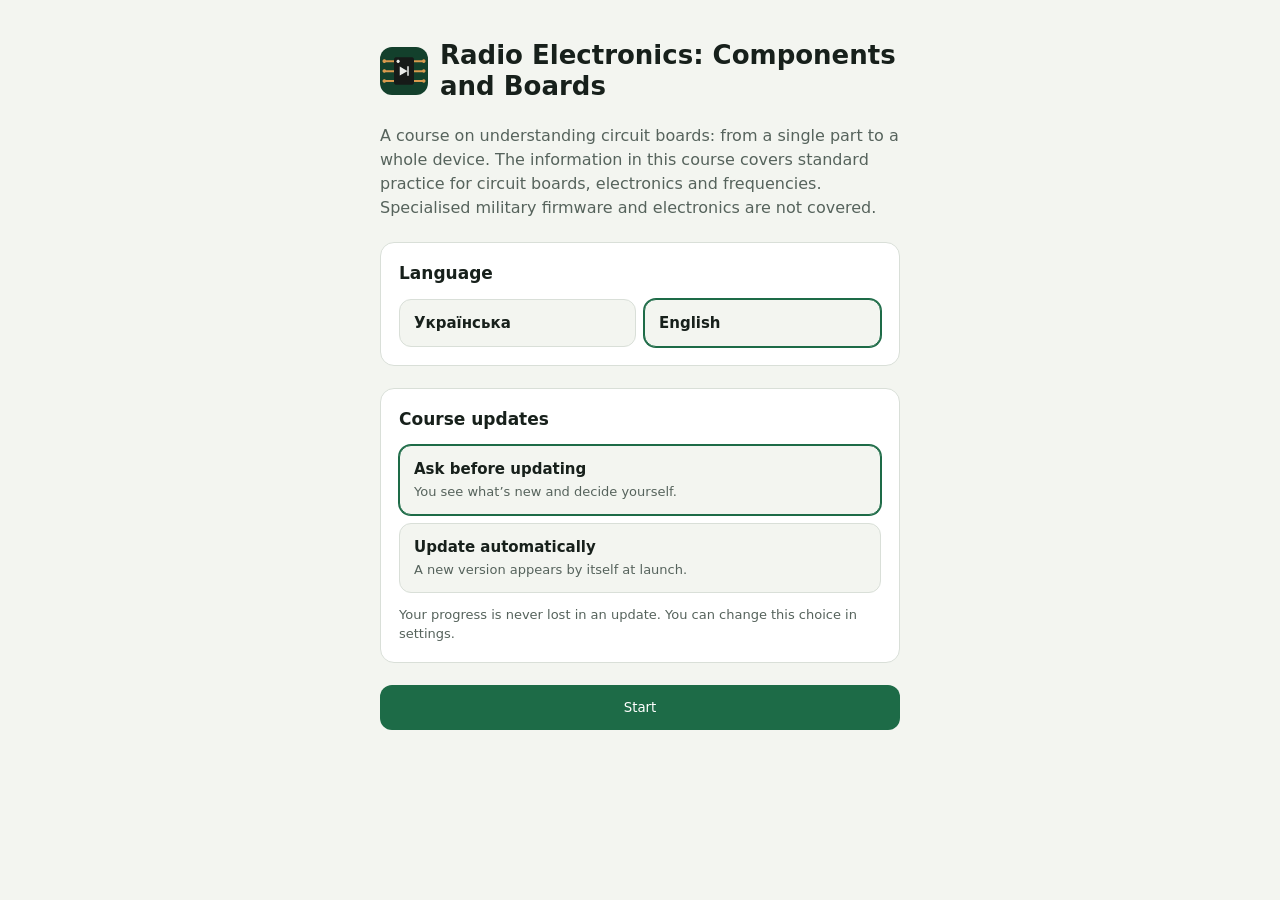
<file: index.html>
<!doctype html>
<html lang="uk">
<head>
<meta charset="utf-8">
<meta name="viewport" content="width=device-width, initial-scale=1, viewport-fit=cover">
<title>Радіоелектроніка, її компоненти і плати</title>
<meta name="theme-color" content="#13402c">
<link rel="manifest" href="manifest.webmanifest">
<link rel="icon" href="icons/icon-192.png">
<link rel="apple-touch-icon" href="icons/apple-touch-icon.png">
<meta name="apple-mobile-web-app-capable" content="yes">
<meta name="mobile-web-app-capable" content="yes">
<meta name="apple-mobile-web-app-title" content="Радіоелектроніка">
<style>
:root { --bg:#f3f5f0; --surface:#fff; --ink:#17201b; --muted:#56635c; --line:#d9dfd8; --accent:#1d6b47; --on-accent:#fff; --copper:#a85a17; color-scheme: light }
@media (prefers-color-scheme: dark) { :root { --bg:#0e1512; --surface:#16201b; --ink:#e6ece8; --muted:#9aa8a0; --line:#2a3630; --accent:#5cc995; --on-accent:#0e1512; --copper:#e6a064; color-scheme: dark } }
* { box-sizing: border-box }
html, body { height: 100% }
body { margin: 0; background: var(--bg); color: var(--ink); font: 16px/1.5 "IBM Plex Sans", system-ui, -apple-system, "Segoe UI", Roboto, sans-serif;
  padding: env(safe-area-inset-top) max(16px, env(safe-area-inset-right)) env(safe-area-inset-bottom) max(16px, env(safe-area-inset-left)) }
.wrap { max-width: 520px; margin: 0 auto; padding-block: 40px 32px; display: flex; flex-direction: column; gap: 22px }
.brand { display: flex; align-items: center; gap: 12px }
.brand img { width: 48px; height: 48px; border-radius: 12px }
h1 { font-size: 26px; line-height: 1.2; margin: 0 }
.sub { color: var(--muted); margin: 0 }
.card { background: var(--surface); border: 1px solid var(--line); border-radius: 14px; padding: 18px; display: flex; flex-direction: column; gap: 12px }
.card h2 { font-size: 17px; margin: 0 }
.seg { display: grid; grid-template-columns: 1fr 1fr; gap: 8px }
.opt { text-align: left; font: inherit; color: var(--ink); background: var(--bg); border: 1.5px solid var(--line); border-radius: 12px; padding: 12px 14px; cursor: pointer }
.opt b { display: block; font-size: 15px }
.opt span { display: block; font-size: 13px; color: var(--muted); margin-top: 2px }
.opt[aria-pressed="true"] { border-color: var(--accent); box-shadow: 0 0 0 1px var(--accent) }
.opt:focus-visible, .go:focus-visible { outline: 2px solid var(--copper); outline-offset: 2px }
.stack { display: flex; flex-direction: column; gap: 8px }
.go { font: 600 16px/1 inherit; font-family: inherit; background: var(--accent); color: var(--on-accent); border: 0; border-radius: 12px; padding: 15px; cursor: pointer }
.note { font-size: 13px; color: var(--muted); margin: 0 }
.splash { min-height: 100%; display: grid; place-items: center; color: var(--muted) }
</style>
</head>
<body>
<div id="root" class="splash">…</div>
<script>
(function () {
  var KEY = 'rtb.settings';
  function load() { try { return JSON.parse(localStorage.getItem(KEY) || '{}') || {}; } catch (e) { return {}; } }
  function save(s) { try { localStorage.setItem(KEY, JSON.stringify(s)); } catch (e) {} }
  var s = load();

  if ('serviceWorker' in navigator) {
    navigator.serviceWorker.register('sw.js').catch(function () {});
  }

  function latestVersion() {
    return new Promise(function (resolve) {
      var done = false;
      var t = setTimeout(function () { if (!done) { done = true; resolve(null); } }, 2500);
      fetch('versions.json', { cache: 'no-store' }).then(function (r) { return r.json(); })
        .then(function (j) { if (!done) { done = true; clearTimeout(t); resolve(j.latest); } })
        .catch(function () { if (!done) { done = true; clearTimeout(t); resolve(null); } });
    });
  }

  function go() {
    latestVersion().then(function (latest) {
      var target;
      if (s.updateMode === 'auto') target = latest || s.pinned || 'v1';
      else target = s.pinned || latest || 'v1';
      s.pinned = target; save(s);
      location.replace(target + '/');
    });
  }

  if (s.updateMode) { go(); return; }

  var T = {
    uk: { title: 'Радіоелектроніка, її компоненти і плати', sub: 'Курс про те, як розуміти електронні плати: від однієї деталі до цілого пристрою. Інформація, зазначена в курсі, стосується стандартних практик плат, електроніки та частот. У курсі не враховано спеціалізовані військові прошивки та радіоелектроніку.',
      lang: 'Мова', upd: 'Оновлення курсу', auto: 'Оновлювати автоматично', autoD: 'Нова версія з’явиться сама під час запуску.',
      ask: 'Питати перед оновленням', askD: 'Спершу бачимо, що нового, і вирішуємо самі.', start: 'Почати',
      note: 'Поступ ніколи не губиться під час оновлення. Цей вибір можна змінити в налаштуваннях.' },
    en: { title: 'Radio Electronics: Components and Boards', sub: 'A course on understanding circuit boards: from a single part to a whole device. The information in this course covers standard practice for circuit boards, electronics and frequencies. Specialised military firmware and electronics are not covered.',
      lang: 'Language', upd: 'Course updates', auto: 'Update automatically', autoD: 'A new version appears by itself at launch.',
      ask: 'Ask before updating', askD: 'You see what’s new and decide yourself.', start: 'Start',
      note: 'Your progress is never lost in an update. You can change this choice in settings.' }
  };
  var lang = s.lang || ((navigator.language || 'uk').slice(0, 2) === 'en' ? 'en' : 'uk');
  var mode = 'ask';

  function render() {
    var t = T[lang];
    document.documentElement.lang = lang;
    var root = document.getElementById('root');
    root.className = '';
    root.innerHTML =
      '<div class="wrap">' +
        '<div class="brand"><img src="icons/icon-192.png" alt=""><div><h1>' + t.title + '</h1></div></div>' +
        '<p class="sub">' + t.sub + '</p>' +
        '<div class="card"><h2>' + t.lang + '</h2><div class="seg">' +
          '<button class="opt" type="button" data-lang="uk" aria-pressed="' + (lang === 'uk') + '"><b>Українська</b></button>' +
          '<button class="opt" type="button" data-lang="en" aria-pressed="' + (lang === 'en') + '"><b>English</b></button>' +
        '</div></div>' +
        '<div class="card"><h2>' + t.upd + '</h2><div class="stack">' +
          '<button class="opt" type="button" data-mode="ask" aria-pressed="' + (mode === 'ask') + '"><b>' + t.ask + '</b><span>' + t.askD + '</span></button>' +
          '<button class="opt" type="button" data-mode="auto" aria-pressed="' + (mode === 'auto') + '"><b>' + t.auto + '</b><span>' + t.autoD + '</span></button>' +
        '</div><p class="note">' + t.note + '</p></div>' +
        '<button class="go" type="button" id="start">' + t.start + '</button>' +
      '</div>';
    root.querySelectorAll('[data-lang]').forEach(function (b) { b.onclick = function () { lang = b.dataset.lang; render(); }; });
    root.querySelectorAll('[data-mode]').forEach(function (b) { b.onclick = function () { mode = b.dataset.mode; render(); }; });
    document.getElementById('start').onclick = function () { s.lang = lang; s.updateMode = mode; save(s); go(); };
  }
  render();
})();
</script>
</body>
</html>
</file>
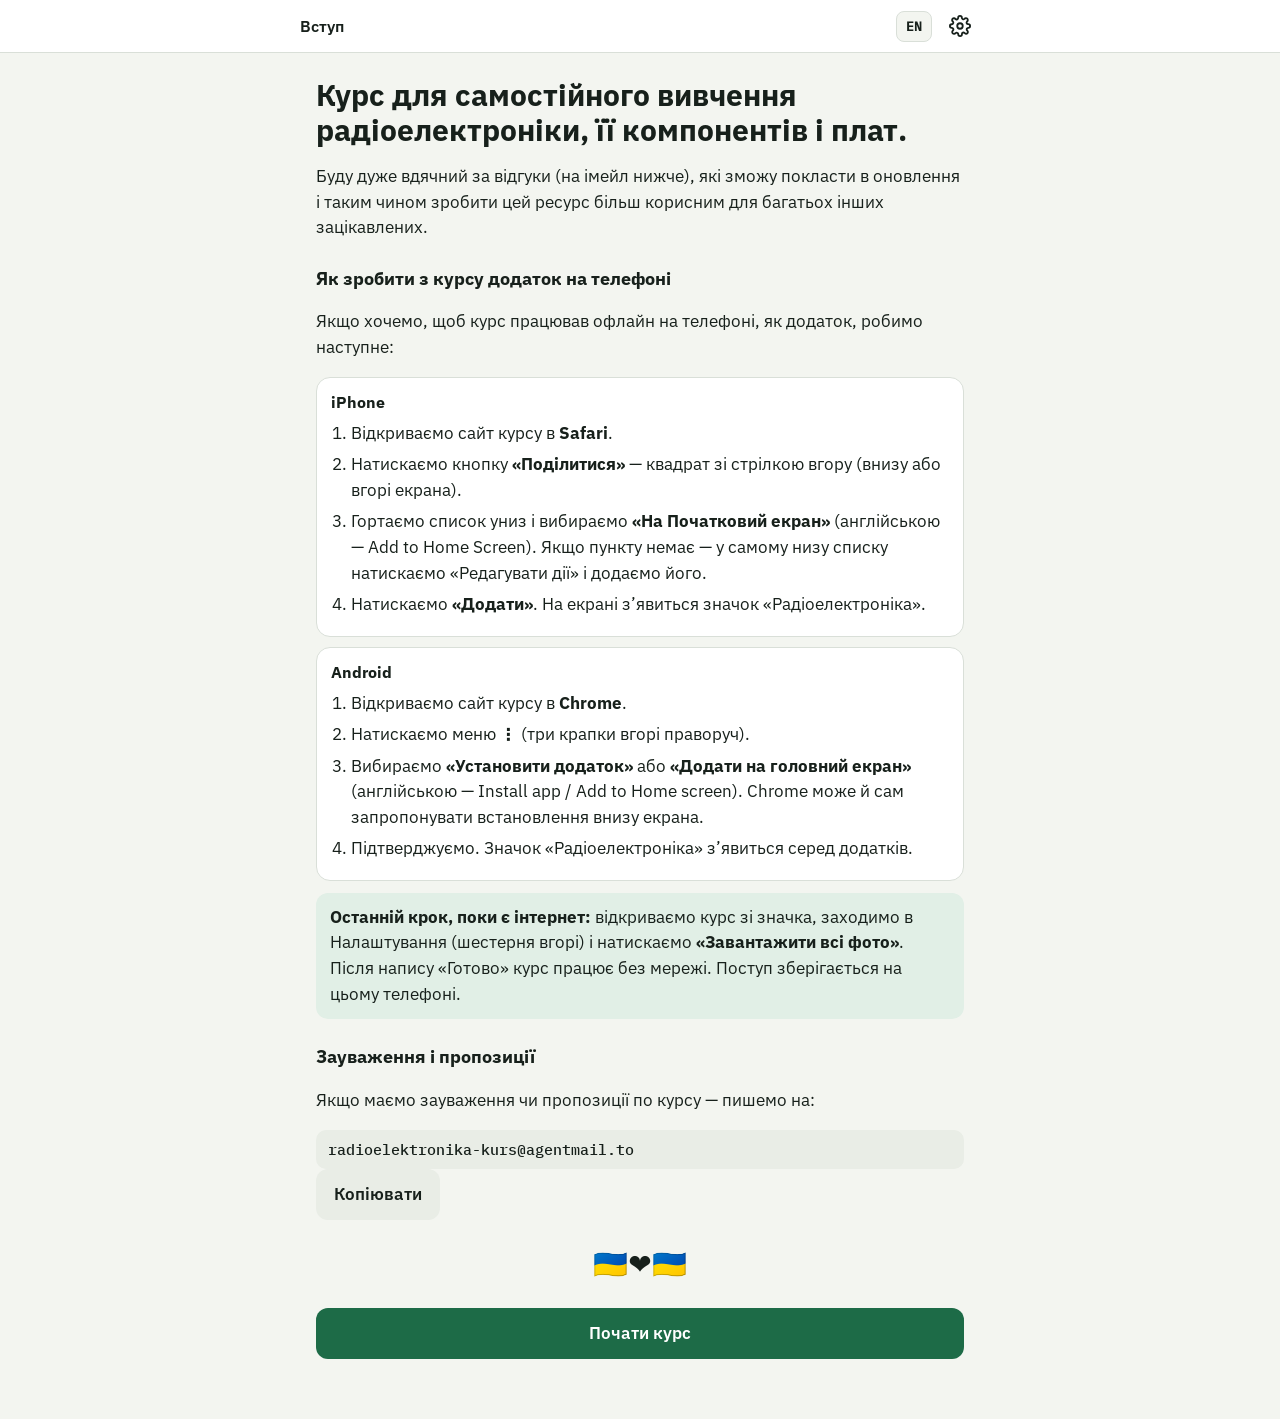
<file: v1/index.html>
<!doctype html>
<html lang="uk">
<head>
<meta charset="utf-8">
<meta name="viewport" content="width=device-width, initial-scale=1, viewport-fit=cover">
<title>Радіоелектроніка</title>
<meta name="theme-color" content="#13402c">
<link rel="manifest" href="../manifest.webmanifest">
<link rel="icon" href="../icons/icon-192.png">
<link rel="apple-touch-icon" href="../icons/apple-touch-icon.png">
<meta name="apple-mobile-web-app-capable" content="yes">
<meta name="mobile-web-app-capable" content="yes">
<meta name="apple-mobile-web-app-title" content="Радіоелектроніка">
<link rel="stylesheet" href="styles.css">
</head>
<body>
<header class="top"><div class="top-in">
  <button class="icon-btn" id="back" type="button" aria-label="Назад" hidden><svg viewBox="0 0 24 24"><path d="M15 18l-6-6 6-6"/></svg></button>
  <h1 id="title">Радіоелектроніка</h1>
  <button class="lang" id="lang" type="button">EN</button>
  <button class="icon-btn" id="menu" type="button" aria-label="Налаштування"><svg viewBox="0 0 24 24"><circle cx="12" cy="12" r="3"/><path d="M19.4 15a1.7 1.7 0 0 0 .3 1.8l.1.1a2 2 0 1 1-2.8 2.8l-.1-.1a1.7 1.7 0 0 0-1.8-.3 1.7 1.7 0 0 0-1 1.5V21a2 2 0 1 1-4 0v-.1a1.7 1.7 0 0 0-1.1-1.5 1.7 1.7 0 0 0-1.8.3l-.1.1a2 2 0 1 1-2.8-2.8l.1-.1a1.7 1.7 0 0 0 .3-1.8 1.7 1.7 0 0 0-1.5-1H3a2 2 0 1 1 0-4h.1a1.7 1.7 0 0 0 1.5-1.1 1.7 1.7 0 0 0-.3-1.8l-.1-.1a2 2 0 1 1 2.8-2.8l.1.1a1.7 1.7 0 0 0 1.8.3H9a1.7 1.7 0 0 0 1-1.5V3a2 2 0 1 1 4 0v.1a1.7 1.7 0 0 0 1 1.5 1.7 1.7 0 0 0 1.8-.3l.1-.1a2 2 0 1 1 2.8 2.8l-.1.1a1.7 1.7 0 0 0-.3 1.8V9a1.7 1.7 0 0 0 1.5 1H21a2 2 0 1 1 0 4h-.1a1.7 1.7 0 0 0-1.5 1z"/></svg></button>
</div></header>
<div class="banner" id="banner" hidden></div>
<main id="view"></main>

<script src="draw.js"></script>
<script src="anim.js"></script>
<script src="app.js"></script>
<script src="content/credits.js"></script>
<script src="content/glossary.js"></script>
<script src="content/m01.js"></script>
<script src="content/m02.js"></script>
<script src="content/m03.js"></script>
<script src="content/m04.js"></script>
<script src="content/m05.js"></script>
<script src="content/m06.js"></script>
<script src="content/m07.js"></script>
<script src="content/m08.js"></script>
<script src="content/m09.js"></script>
<script src="content/m10.js"></script>
<script src="content/m11.js"></script>
<script src="content/m12.js"></script>
<script src="content/m13.js"></script>
<script src="content/m14.js"></script>
<script src="content/m15.js"></script>
<script src="content/m16.js"></script>
<script src="content/m17.js"></script>
<script>APP.start();</script>
</body>
</html>
</file>
<file: v1/styles.css>
/* Read the Board — styles
   Layout: one reading column (max 680px). Course map → module page (staircase of steps) → test.
   Palette taken from a circuit board: solder-mask green, copper, silkscreen white. */
@font-face { font-family: "Plex Sans"; src: url(fonts/ibm-plex-sans-latin-400-normal.woff2) format("woff2"); font-weight: 400; font-display: swap; unicode-range: U+0000-00FF, U+0131, U+0152-0153, U+02BB-02BC, U+02C6, U+02DA, U+02DC, U+2000-206F, U+2074, U+20AC, U+2122, U+2190-2199, U+2212, U+2215, U+FEFF, U+FFFD }
@font-face { font-family: "Plex Sans"; src: url(fonts/ibm-plex-sans-cyrillic-400-normal.woff2) format("woff2"); font-weight: 400; font-display: swap; unicode-range: U+0301, U+0400-045F, U+0490-0491, U+04B0-04B1, U+2116 }
@font-face { font-family: "Plex Sans"; src: url(fonts/ibm-plex-sans-latin-600-normal.woff2) format("woff2"); font-weight: 600; font-display: swap; unicode-range: U+0000-00FF, U+2000-206F, U+2190-2199, U+2212 }
@font-face { font-family: "Plex Sans"; src: url(fonts/ibm-plex-sans-cyrillic-600-normal.woff2) format("woff2"); font-weight: 600; font-display: swap; unicode-range: U+0400-045F, U+0490-0491, U+2116 }
@font-face { font-family: "Plex Sans"; src: url(fonts/ibm-plex-sans-latin-700-normal.woff2) format("woff2"); font-weight: 700; font-display: swap; unicode-range: U+0000-00FF, U+2000-206F, U+2190-2199, U+2212 }
@font-face { font-family: "Plex Sans"; src: url(fonts/ibm-plex-sans-cyrillic-700-normal.woff2) format("woff2"); font-weight: 700; font-display: swap; unicode-range: U+0400-045F, U+0490-0491, U+2116 }
@font-face { font-family: "Plex Mono"; src: url(fonts/ibm-plex-mono-latin-500-normal.woff2) format("woff2"); font-weight: 500; font-display: swap; unicode-range: U+0000-00FF, U+2000-206F, U+2190-2199, U+2212 }
@font-face { font-family: "Plex Mono"; src: url(fonts/ibm-plex-mono-cyrillic-500-normal.woff2) format("woff2"); font-weight: 500; font-display: swap; unicode-range: U+0400-045F, U+0490-0491 }

:root {
  --bg: #f3f5f0; --surface: #ffffff; --sunk: #e9ede6; --ink: #17201b; --muted: #56635c; --line: #d9dfd8;
  --accent: #1d6b47; --on-accent: #ffffff; --accent-soft: #e1efe6; --copper: #a85a17; --copper-soft: #f6e8d9;
  --ok: #23704a; --ok-bg: #e2f1e7; --bad: #a33a3a; --bad-bg: #f7e3e2; --warn: #94620f; --warn-bg: #f7ecd5;
  --board: #1f5c3f; --board-ink: #e9efe9;
  --fig-bg: #fbfcfa;
  --sans: "Plex Sans", system-ui, -apple-system, "Segoe UI", Roboto, sans-serif;
  --mono: "Plex Mono", ui-monospace, "SF Mono", Menlo, Consolas, monospace;
  --r: 14px;
  color-scheme: light;
}
@media (prefers-color-scheme: dark) { :root:not([data-theme="light"]) {
  --bg: #0e1512; --surface: #16201b; --sunk: #111a16; --ink: #e6ece8; --muted: #9aa8a0; --line: #2a3630;
  --accent: #5cc995; --on-accent: #0e1512; --accent-soft: #183326; --copper: #e6a064; --copper-soft: #33261a;
  --ok: #72d6a0; --ok-bg: #173325; --bad: #f09090; --bad-bg: #3a1e1e; --warn: #e8b960; --warn-bg: #352a14;
  --board: #1b4a34; --board-ink: #e9efe9; --fig-bg: #1a2520;
  color-scheme: dark } }
:root[data-theme="dark"] {
  --bg: #0e1512; --surface: #16201b; --sunk: #111a16; --ink: #e6ece8; --muted: #9aa8a0; --line: #2a3630;
  --accent: #5cc995; --on-accent: #0e1512; --accent-soft: #183326; --copper: #e6a064; --copper-soft: #33261a;
  --ok: #72d6a0; --ok-bg: #173325; --bad: #f09090; --bad-bg: #3a1e1e; --warn: #e8b960; --warn-bg: #352a14;
  --board: #1b4a34; --board-ink: #e9efe9; --fig-bg: #1a2520;
  color-scheme: dark }

* { box-sizing: border-box }
html { -webkit-text-size-adjust: 100% }
body { margin: 0; background: var(--bg); color: var(--ink); font: 16.5px/1.55 var(--sans) }
button { font: inherit; color: inherit }
a { color: var(--accent) }
:focus-visible { outline: 2px solid var(--copper); outline-offset: 2px; border-radius: 6px }
[hidden] { display: none !important }
img { max-width: 100%; display: block }

/* top bar */
.top { position: sticky; top: 0; z-index: 20; background: var(--surface); border-bottom: 1px solid var(--line);
  padding: env(safe-area-inset-top) max(12px, env(safe-area-inset-right)) 0 max(12px, env(safe-area-inset-left)) }
.top-in { max-width: 680px; margin: 0 auto; height: 52px; display: flex; align-items: center; gap: 8px }
.top h1 { flex: 1; min-width: 0; font-size: 16px; font-weight: 600; margin: 0; white-space: nowrap; overflow: hidden; text-overflow: ellipsis }
.icon-btn { width: 40px; height: 40px; border-radius: 10px; border: 0; background: transparent; display: grid; place-items: center; cursor: pointer; flex: none }
.icon-btn:active { background: var(--sunk) }
.icon-btn svg { width: 22px; height: 22px; stroke: currentColor; fill: none; stroke-width: 2; stroke-linecap: round; stroke-linejoin: round }
.lang { font: 600 13px/1 var(--mono); border: 1px solid var(--line); background: var(--bg); border-radius: 8px; padding: 8px 9px; cursor: pointer; flex: none }

/* banner */
.banner { background: var(--copper-soft); border-bottom: 1px solid var(--line); padding: 10px max(16px, env(safe-area-inset-right)) 12px max(16px, env(safe-area-inset-left)) }
.banner-in { max-width: 680px; margin: 0 auto; display: flex; flex-direction: column; gap: 8px }
.banner p { margin: 0; font-size: 14.5px }
.row { display: flex; gap: 8px; flex-wrap: wrap; align-items: center }

/* page */
main { max-width: 680px; margin: 0 auto; padding: 18px max(16px, env(safe-area-inset-right)) calc(40px + env(safe-area-inset-bottom)) max(16px, env(safe-area-inset-left)) }
.eyebrow { font: 500 12px/1.2 var(--mono); letter-spacing: .07em; text-transform: uppercase; color: var(--copper) }
h1.page, h2.page { font-size: clamp(24px, 6vw, 30px); line-height: 1.18; margin: 6px 0 8px; text-wrap: balance }
.lede { color: var(--muted); margin: 0 0 6px; max-width: 62ch }
.muted { color: var(--muted) }
.small { font-size: 13.5px }

/* buttons */
.btn { display: inline-flex; align-items: center; justify-content: center; gap: 8px; border: 0; border-radius: 12px; padding: 13px 18px; font-weight: 600; cursor: pointer; background: var(--accent); color: var(--on-accent); text-decoration: none }
.btn.ghost { background: transparent; color: var(--accent); box-shadow: inset 0 0 0 1.5px var(--accent) }
.btn.quiet { background: var(--sunk); color: var(--ink) }
.btn.wide { width: 100% }
.btn:disabled { opacity: .45; cursor: default }

/* course map */
.part { margin-top: 26px }
.part h3 { font-size: 13px; font-family: var(--mono); font-weight: 500; letter-spacing: .07em; text-transform: uppercase; color: var(--muted); margin: 0 0 10px }
.mods { display: flex; flex-direction: column; gap: 8px }
.mod { display: grid; grid-template-columns: 44px 1fr auto; gap: 12px; align-items: center; text-align: left; width: 100%; background: var(--surface); border: 1px solid var(--line); border-radius: var(--r); padding: 12px 14px; cursor: pointer }
.mod .n { width: 44px; height: 44px; border-radius: 10px; display: grid; place-items: center; font: 600 17px/1 var(--mono); background: var(--sunk); color: var(--muted) }
.mod.open .n { background: var(--accent-soft); color: var(--accent) }
.mod.passed .n { background: var(--accent); color: var(--on-accent) }
.mod .tt { min-width: 0 }
.mod .tt b { display: block; font-size: 15.5px; line-height: 1.3 }
.mod .tt span { display: block; font-size: 13px; color: var(--muted); margin-top: 2px }
.mod.locked { cursor: default }
.mod.locked .tt b { color: var(--muted) }
.chip { font: 500 11px/1 var(--mono); letter-spacing: .04em; text-transform: uppercase; padding: 5px 7px; border-radius: 6px; white-space: nowrap }
.chip.ok { background: var(--ok-bg); color: var(--ok) }
.chip.new { background: var(--copper-soft); color: var(--copper) }
.chip.lock { background: var(--sunk); color: var(--muted) }
.progressbar { height: 8px; background: var(--sunk); border-radius: 99px; overflow: hidden; margin: 14px 0 4px }
.progressbar i { display: block; height: 100%; background: var(--accent); border-radius: 99px }
.footer-links { display: flex; flex-wrap: wrap; gap: 8px; margin-top: 30px }

/* staircase legend */
.stairs { display: grid; grid-template-columns: repeat(5, minmax(0, 1fr)); gap: 4px; margin: 16px 0 6px }
.stairs span { min-width: 0; overflow-wrap: anywhere; font: 500 11px/1.2 var(--mono); text-transform: uppercase; letter-spacing: .04em; color: var(--muted); border-top: 3px solid var(--line); padding-top: 6px }
.stairs span.on { color: var(--accent); border-color: var(--accent) }

/* steps */
.step { background: var(--surface); border: 1px solid var(--line); border-radius: var(--r); margin-top: 14px; overflow: hidden }
.step-h { display: flex; align-items: center; gap: 10px; padding: 14px 16px 0 }
.kind { font: 500 11px/1 var(--mono); letter-spacing: .05em; text-transform: uppercase; padding: 5px 7px; border-radius: 6px; background: var(--accent-soft); color: var(--accent); white-space: nowrap }
.kind.k3 { background: var(--copper-soft); color: var(--copper) }
.kind.k5 { background: var(--board); color: var(--board-ink) }
.step h3 { font-size: 19px; line-height: 1.3; margin: 10px 16px 6px; text-wrap: balance }
.step .body { padding: 0 16px 14px }
.step .body p { margin: 0 0 10px; max-width: 64ch }
.step .body ul { margin: 0 0 10px; padding-left: 20px }
.step .body li { margin-bottom: 4px }
.step .body b { font-weight: 600 }
.key { background: var(--accent-soft); border-radius: 10px; padding: 10px 12px; margin: 4px 0 10px; font-weight: 600 }
.formula { font: 500 17px/1.4 var(--mono); background: var(--sunk); border-radius: 10px; padding: 10px 12px; margin: 4px 0 10px; text-align: center; overflow-x: auto }

/* figures */
.fig { background: var(--fig-bg); border-top: 1px solid var(--line); border-bottom: 1px solid var(--line); margin: 0 0 12px }
.fig svg { display: block; width: 100%; height: auto }
.fig .cap { font-size: 13px; color: var(--muted); padding: 8px 16px 10px }
.fig .cap a { color: var(--muted) }
.photo { position: relative; background: #fff }
.photo img { width: 100%; height: auto }
.pair { display: grid; grid-template-columns: 1fr; }
@media (min-width: 620px) { .pair { grid-template-columns: 1fr 1fr } }
.pair > div { position: relative; min-width: 0 }
.pair .schem { background: var(--fig-bg); display: grid; place-items: center }
.mark { position: absolute; border: 2.5px solid #e0402a; border-radius: 7px; pointer-events: none; box-shadow: 0 0 0 2px rgba(255,255,255,.7) }
.mark span { position: absolute; bottom: calc(100% + 3px); left: 50%; transform: translateX(-50%); background: #e0402a; color: #fff; font: 700 13px/1.3 var(--mono); padding: 0 6px; border-radius: 4px; white-space: nowrap }
.hot { position: absolute; border: 2px solid transparent; border-radius: 8px; cursor: pointer; background: transparent; padding: 0 }
.hot.show, .hot.sel { border-color: var(--copper); background: rgba(230, 160, 100, .18) }
.hot.right { border-color: var(--ok); background: rgba(80, 200, 140, .2) }
.hot.wrong { border-color: var(--bad); background: rgba(240, 120, 120, .2) }
.hotlist { display: flex; flex-wrap: wrap; gap: 6px; padding: 10px 16px 4px }
.hotlist button { font-size: 13.5px; border: 1px solid var(--line); background: var(--surface); border-radius: 99px; padding: 6px 11px; cursor: pointer }
.hotlist button.on { border-color: var(--copper); color: var(--copper); background: var(--copper-soft) }
.hotinfo { padding: 2px 16px 10px; font-size: 14.5px; min-height: 1.5em }

/* animations */
.anim { position: relative }
.anim-ctl { display: flex; flex-wrap: wrap; gap: 10px 16px; align-items: center; padding: 10px 16px 12px }
.anim-ctl label { font-size: 14px; display: flex; align-items: center; gap: 8px; flex-wrap: wrap }
.anim-ctl input[type=range] { width: 160px; accent-color: var(--accent) }
.anim-ctl output { font: 500 14px var(--mono); min-width: 4.5em }
.tog { font-size: 14px; border: 1.5px solid var(--line); background: var(--surface); border-radius: 10px; padding: 7px 12px; cursor: pointer }
.tog[aria-pressed="true"] { border-color: var(--accent); background: var(--accent-soft); color: var(--accent) }
.readout { font: 14.5px/1.45 var(--sans); padding: 0 16px 10px; color: var(--ink) }

/* svg theming */
.sv { color: var(--ink) }
.sv .st { stroke: currentColor; fill: none; stroke-width: 2.2; stroke-linecap: round; stroke-linejoin: round }
.sv .fl { fill: currentColor }
.sv .tx { fill: currentColor; font: 13px var(--sans) }
.sv .txm { fill: var(--muted); font: 12px var(--sans) }
.sv .lbl { fill: currentColor; font: 600 13px var(--mono) }
.sv .acc { stroke: var(--accent) } .sv .accf { fill: var(--accent) }
.sv .cu { stroke: var(--copper) } .sv .cuf { fill: var(--copper) }
.sv .mut { stroke: var(--muted) } .sv .mutf { fill: var(--muted) }
.sv .bad { stroke: var(--bad) } .sv .badf { fill: var(--bad) }
.sv .bg { fill: var(--fig-bg) }
.sv .grid { stroke: var(--line); stroke-width: 1 }
.sv .dot { fill: var(--copper) }

/* recall chips */
.recall { display: flex; flex-wrap: wrap; gap: 6px; padding: 0 16px 14px }
.recall button { display: inline-flex; align-items: center; gap: 6px; font-size: 13.5px; border: 1px dashed var(--accent); color: var(--accent); background: transparent; border-radius: 99px; padding: 6px 11px; cursor: pointer; text-align: left }

/* warm-up */
.warm { background: var(--copper-soft); border-radius: var(--r); padding: 14px 16px; margin-top: 16px }
.warm h3 { margin: 0 0 4px; font-size: 16px }
.warm .q { margin-top: 12px }

/* quiz */
.qcard { background: var(--surface); border: 1px solid var(--line); border-radius: var(--r); padding: 16px; margin-top: 14px }
.qhead { display: flex; justify-content: space-between; align-items: center; gap: 10px }
.qtag { font: 500 11px/1 var(--mono); text-transform: uppercase; letter-spacing: .05em; color: var(--muted) }
.qtext { font-size: 18px; line-height: 1.4; font-weight: 600; margin: 12px 0 14px; text-wrap: pretty }
.opts { display: flex; flex-direction: column; gap: 8px }
.opt { text-align: left; border: 1.5px solid var(--line); background: var(--bg); border-radius: 12px; padding: 12px 14px; cursor: pointer; font-size: 16px; line-height: 1.4 }
.opt.sel { border-color: var(--accent); box-shadow: 0 0 0 1px var(--accent) }
.opt.right { border-color: var(--ok); background: var(--ok-bg) }
.opt.wrong { border-color: var(--bad); background: var(--bad-bg) }
.opt:disabled { cursor: default; color: var(--ink) }
.qfig { margin: 0 -16px 12px; border-top: 1px solid var(--line); border-bottom: 1px solid var(--line); background: var(--fig-bg) }
.explain { margin-top: 12px; padding: 12px 14px; border-radius: 12px; background: var(--sunk); font-size: 15px }
.explain b { font-weight: 600 }
.qbar { display: flex; gap: 4px; margin-top: 14px }
.qbar i { flex: 1; height: 6px; border-radius: 99px; background: var(--line) }
.qbar i.done { background: var(--accent) }
.qbar i.cur { background: var(--copper) }
.score { font: 700 54px/1 var(--mono); margin: 18px 0 6px; font-variant-numeric: tabular-nums }
.result-ok { color: var(--ok) } .result-bad { color: var(--bad) }
.review { margin-top: 18px }
.review .qcard { border-color: var(--bad) }

/* lists, settings, glossary, credits */
.list { display: flex; flex-direction: column; gap: 8px; margin-top: 12px }
.item { background: var(--surface); border: 1px solid var(--line); border-radius: 12px; padding: 12px 14px }
.item b { display: block }
.set { background: var(--surface); border: 1px solid var(--line); border-radius: var(--r); padding: 16px; margin-top: 14px; display: flex; flex-direction: column; gap: 10px }
.set h3 { margin: 0; font-size: 16px }
.seg { display: grid; grid-template-columns: 1fr 1fr; gap: 8px }
.seg button { border: 1.5px solid var(--line); background: var(--bg); border-radius: 12px; padding: 11px; cursor: pointer; text-align: left }
.seg button[aria-pressed="true"] { border-color: var(--accent); box-shadow: 0 0 0 1px var(--accent) }
.seg button b { display: block; font-size: 14.5px }
.seg button span { display: block; font-size: 12.5px; color: var(--muted) }
.mail { font: 500 15px var(--mono); background: var(--sunk); border-radius: 10px; padding: 10px 12px; user-select: all; overflow-wrap: anywhere }
input[type=search] { width: 100%; font: inherit; padding: 12px 14px; border-radius: 12px; border: 1.5px solid var(--line); background: var(--surface); color: var(--ink) }
.gl dt { font-weight: 600; margin-top: 12px }
.gl dt span { font-weight: 400; color: var(--muted) }
.gl dd { margin: 2px 0 0; color: var(--ink); font-size: 15px }
.credit { display: grid; grid-template-columns: 64px 1fr; gap: 12px; align-items: start }
.credit img { width: 64px; height: 48px; object-fit: cover; border-radius: 6px; background: #fff }
.credit div { min-width: 0; font-size: 13.5px; overflow-wrap: anywhere }
.sources { margin-top: 22px }
.sources h3 { font-size: 15px; margin: 0 0 6px }
.sources li { font-size: 14px; margin-bottom: 4px; overflow-wrap: anywhere }

/* sheet (modal) */
.sheet-bg { position: fixed; inset: 0; background: rgba(0,0,0,.45); z-index: 40; display: flex; align-items: flex-end; justify-content: center }
.sheet { background: var(--bg); width: 100%; max-width: 680px; max-height: 88vh; overflow-y: auto; border-radius: 18px 18px 0 0; padding: 8px 0 calc(20px + env(safe-area-inset-bottom)) }
.sheet-h { display: flex; align-items: center; gap: 8px; padding: 6px 12px 0 16px; position: sticky; top: 0; background: var(--bg); z-index: 1 }
.sheet-h b { flex: 1; font-size: 14px; color: var(--muted) }
.sheet .step { margin: 8px 12px 0 }

@media (prefers-reduced-motion: reduce) { * { scroll-behavior: auto !important } }

/* six-questions practice */
.six-photo { cursor: crosshair }
.six-card { padding: 12px 16px 14px }
.six-q { font-size: 17px; margin: 2px 0 2px }
.six-btns { display: flex; flex-wrap: wrap; gap: 8px; margin-top: 10px }
.six-btns .opts { width: 100% }
.six-msg { margin-top: 10px; padding: 10px 12px; border-radius: 10px; font-size: 15px; line-height: 1.45 }
.six-msg.ok { background: var(--ok-bg); color: var(--ink) }
.six-msg.bad { background: var(--bad-bg); color: var(--ink) }
.six-fb .tog { margin-top: 10px }

.tbl { width: 100%; border-collapse: collapse; font-size: 15px; margin: 8px 0 }
.tbl th, .tbl td { text-align: left; vertical-align: top; padding: 7px 8px; border-bottom: 1px solid var(--line) }
.tbl th { font: 500 12px var(--mono); text-transform: uppercase; letter-spacing: .04em; color: var(--muted) }
.six-leg { margin: 6px 0 2px; font-size: 14px; color: var(--ink); display: grid; gap: 4px }
.six-num { display: inline-grid; place-items: center; width: 20px; height: 20px; border-radius: 50%; background: #e8a35c; color: #13201a; font-weight: 700; font-size: 12px; margin-right: 8px }

/* intro */
.introlink { color: var(--accent); font-weight: 600; text-decoration: none }
.intro h3 { margin: 24px 0 6px; font-size: 18px }
.howto { background: var(--surface); border: 1px solid var(--line); border-radius: 14px; padding: 12px 14px; margin: 10px 0 }
.howto h4 { margin: 0 0 6px; font-size: 16px }
.howto ol { margin: 0; padding-left: 20px } .howto li { margin: 0 0 6px }
.inote { background: var(--accent-soft); border-radius: 12px; padding: 12px 14px; margin: 12px 0 }
.intro .flag { font-size: 28px; text-align: center; margin: 22px 0 }
.btn.wide { width: 100%; margin-bottom: 20px }
</file>
